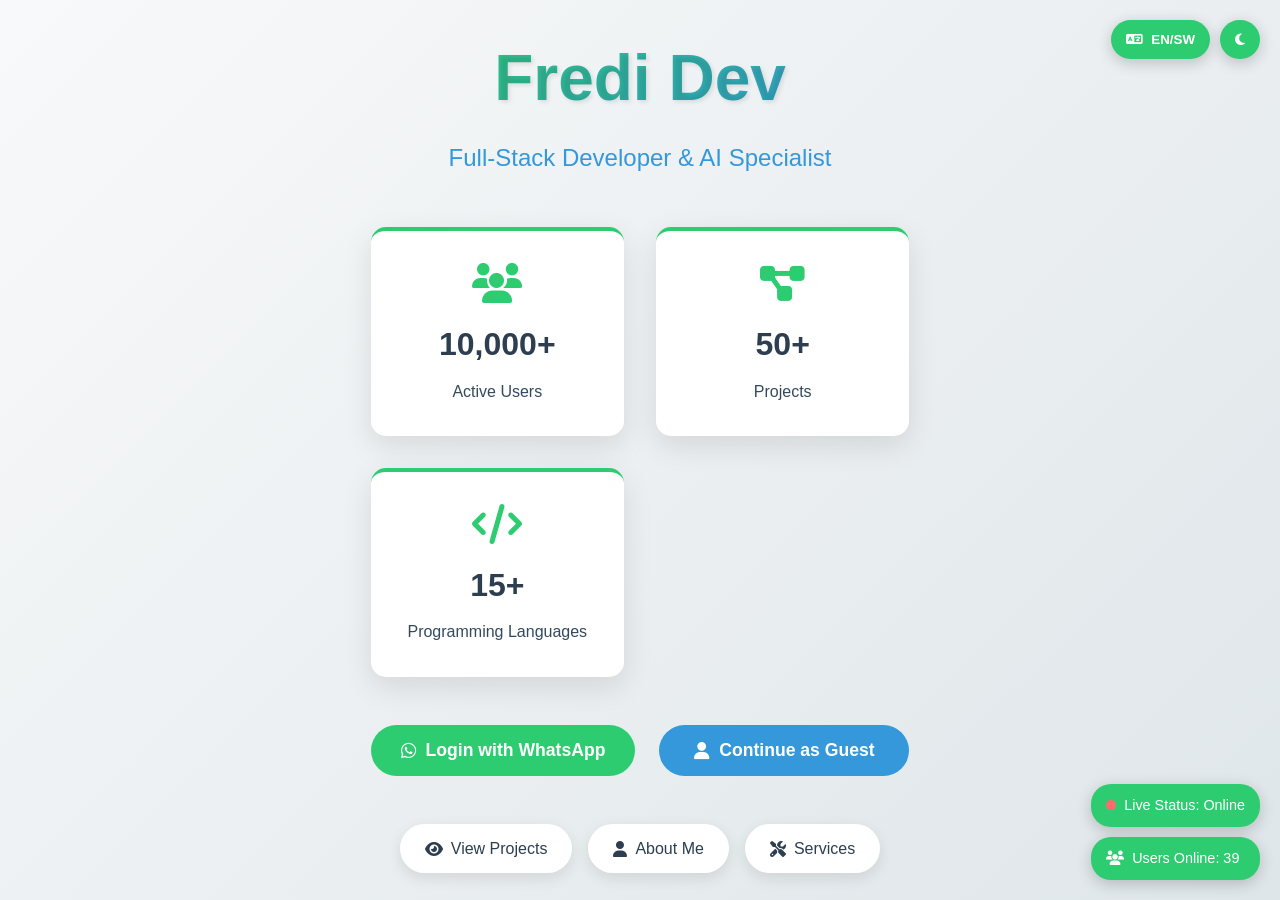
<file: index.html>
<!DOCTYPE html>
<html lang="en">
<head>
    <meta charset="UTF-8">
    <meta name="viewport" content="width=device-width, initial-scale=1.0">
    <title>Fredi Dev - Welcome</title>
    <link rel="stylesheet" href="styles/main.css">
    <link rel="stylesheet" href="styles/welcome.css">
    <link rel="stylesheet" href="https://cdnjs.cloudflare.com/ajax/libs/font-awesome/6.4.0/css/all.min.css">
</head>
<body>
    <!-- Loading Spinner -->
    <div class="loading-spinner" id="loadingSpinner">
        <div class="spinner"></div>
        <p id="loading-text">Loading Fredi Dev...</p>
    </div>

    <!-- Language & Theme Switch -->
    <div class="controls">
        <button class="control-btn lang-btn" onclick="toggleLanguage()">
            <i class="fas fa-language"></i> EN/SW
        </button>
        <button class="control-btn theme-btn" onclick="toggleTheme()">
            <i class="fas fa-moon"></i>
        </button>
    </div>

    <!-- Welcome Content -->
    <div class="welcome-container">
        <div class="hero-section">
            <div class="logo">
                <h1 id="welcome-title">Fredi Dev</h1>
                <div class="tagline" id="welcome-subtitle">Full-Stack Developer & AI Specialist</div>
            </div>

            <div class="stats-grid">
                <div class="stat-card">
                    <i class="fas fa-users"></i>
                    <h3 id="stat-users">10,000+</h3>
                    <p id="stat-users-text">Active Users</p>
                </div>
                <div class="stat-card">
                    <i class="fas fa-project-diagram"></i>
                    <h3>50+</h3>
                    <p id="stat-projects-text">Projects</p>
                </div>
                <div class="stat-card">
                    <i class="fas fa-code"></i>
                    <h3>15+</h3>
                    <p id="stat-languages-text">Programming Languages</p>
                </div>
            </div>

            <div class="auth-options">
                <button class="auth-btn primary" onclick="redirectToLogin()" id="login-btn">
                    <i class="fab fa-whatsapp"></i>
                    Login with WhatsApp
                </button>
                <button class="auth-btn secondary" onclick="redirectToDashboard()" id="guest-btn">
                    <i class="fas fa-user"></i>
                    Continue as Guest
                </button>
            </div>

            <div class="quick-links">
                <a href="projects.html" class="quick-link" id="view-projects">
                    <i class="fas fa-eye"></i>
                    View Projects
                </a>
                <a href="about.html" class="quick-link" id="about-me">
                    <i class="fas fa-user"></i>
                    About Me
                </a>
                <a href="services.html" class="quick-link" id="services-link">
                    <i class="fas fa-tools"></i>
                    Services
                </a>
            </div>
        </div>

        <!-- Live Indicators -->
        <div class="live-indicators">
            <div class="live-status">
                <span class="live-dot"></span>
                <span id="live-text">Live Status: Online</span>
            </div>
            <div class="user-counter">
                <i class="fas fa-users"></i>
                <span id="user-count">Users Online: 1</span>
            </div>
        </div>
    </div>

    <script src="js/main.js"></script>
    <script src="js/language.js"></script>
    <script>
        // Redirect functions
        function redirectToLogin() {
            showLoading();
            setTimeout(() => {
                window.location.href = 'login.html';
            }, 1000);
        }

        function redirectToDashboard() {
            showLoading();
            setTimeout(() => {
                window.location.href = 'dashboard.html';
            }, 1000);
        }

        // Initialize
        document.addEventListener('DOMContentLoaded', function() {
            hideLoading();
            updateUserCounter();
        });
    </script>
</body>
</html>
</file>
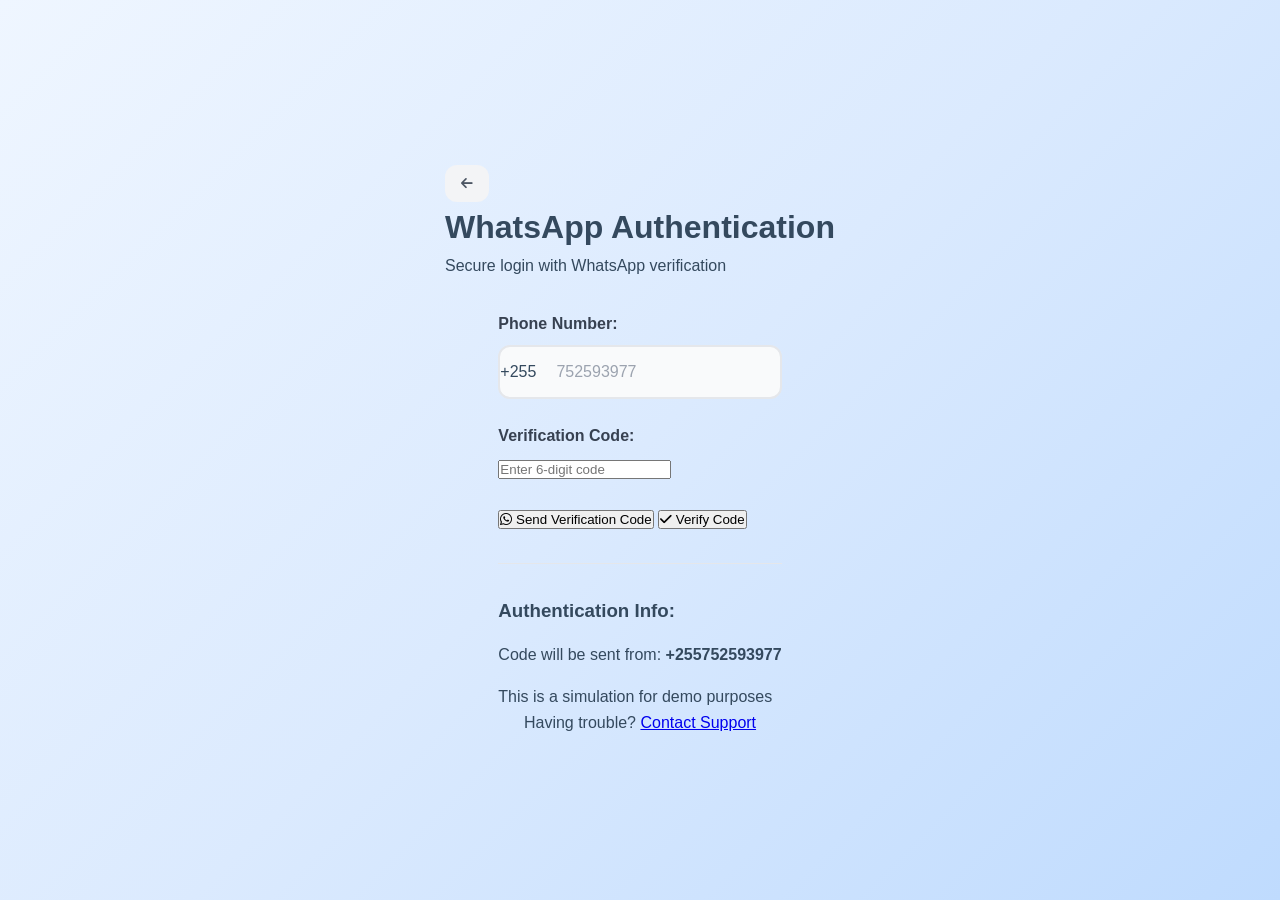
<file: ligin.html>
<!DOCTYPE html>
<html lang="en">
<head>
    <meta charset="UTF-8">
    <meta name="viewport" content="width=device-width, initial-scale=1.0">
    <title>Login - Fredi Dev</title>
    <link rel="stylesheet" href="styles/main.css">
    <link rel="stylesheet" href="styles/auth.css">
    <link rel="stylesheet" href="https://cdnjs.cloudflare.com/ajax/libs/font-awesome/6.4.0/css/all.min.css">
</head>
<body>
    <div class="auth-container">
        <div class="auth-header">
            <button class="back-btn" onclick="goBack()">
                <i class="fas fa-arrow-left"></i>
            </button>
            <h1 id="auth-title">WhatsApp Authentication</h1>
            <p id="auth-subtitle">Secure login with WhatsApp verification</p>
        </div>

        <div class="auth-form">
            <div class="form-group">
                <label for="phone" id="phone-label">Phone Number:</label>
                <div class="input-group">
                    <span class="prefix">+255</span>
                    <input type="tel" id="phone" placeholder="752593977" maxlength="9">
                </div>
            </div>

            <div class="form-group">
                <label for="code" id="code-label">Verification Code:</label>
                <input type="text" id="code" placeholder="Enter 6-digit code" maxlength="6">
            </div>

            <button class="verify-btn" onclick="sendVerification()" id="send-code-btn">
                <i class="fab fa-whatsapp"></i>
                Send Verification Code
            </button>

            <button class="verify-btn secondary" onclick="verifyCode()" id="verify-btn">
                <i class="fas fa-check"></i>
                Verify Code
            </button>

            <div class="auth-info">
                <h3 id="info-title">Authentication Info:</h3>
                <p id="info-text">Code will be sent from: <strong>+255752593977</strong></p>
                <p id="info-note">This is a simulation for demo purposes</p>
            </div>
        </div>

        <div class="auth-footer">
            <p id="footer-text">Having trouble? <a href="contact.html">Contact Support</a></p>
        </div>
    </div>

    <script src="js/main.js"></script>
    <script src="js/language.js"></script>
    <script src="js/auth.js"></script>
</body>
</html>
</file>
<file: styles/main.css>
:root {
    --primary-green: #2ecc71;
    --secondary-orange: #e67e22;
    --accent-blue: #3498db;
    --dark-blue: #2980b9;
    --dark-color: #2c3e50;
    --light-color: #ecf0f1;
    --text-dark: #34495e;
    --bg-light: #f8f9fa;
    --success: #27ae60;
    --warning: #f39c12;
    --danger: #e74c3c;
}

[data-theme="dark"] {
    --primary-green: #27ae60;
    --secondary-orange: #d35400;
    --accent-blue: #2980b9;
    --dark-blue: #1f618d;
    --dark-color: #34495e;
    --light-color: #2c3e50;
    --text-dark: #ecf0f1;
    --bg-light: #34495e;
}

* {
    margin: 0;
    padding: 0;
    box-sizing: border-box;
    transition: all 0.3s ease;
}

body {
    font-family: 'Segoe UI', Tahoma, Geneva, Verdana, sans-serif;
    background: linear-gradient(135deg, var(--bg-light) 0%, #dfe6e9 100%);
    color: var(--text-dark);
    line-height: 1.6;
    min-height: 100vh;
}

[data-theme="dark"] body {
    background: linear-gradient(135deg, var(--light-color) 0%, var(--dark-color) 100%);
}

/* Loading Spinner */
.loading-spinner {
    position: fixed;
    top: 0;
    left: 0;
    width: 100%;
    height: 100%;
    background: rgba(0, 0, 0, 0.8);
    display: flex;
    flex-direction: column;
    justify-content: center;
    align-items: center;
    z-index: 9999;
    color: white;
}

.spinner {
    width: 60px;
    height: 60px;
    border: 6px solid var(--light-color);
    border-top: 6px solid var(--primary-green);
    border-radius: 50%;
    animation: spin 1s linear infinite;
    margin-bottom: 20px;
}

@keyframes spin {
    0% { transform: rotate(0deg); }
    100% { transform: rotate(360deg); }
}

/* Common Controls */
.controls {
    position: fixed;
    top: 20px;
    right: 20px;
    z-index: 1000;
    display: flex;
    gap: 10px;
}

.control-btn {
    background: var(--primary-green);
    color: white;
    border: none;
    padding: 12px 15px;
    border-radius: 25px;
    cursor: pointer;
    font-weight: bold;
    box-shadow: 0 4px 15px rgba(0,0,0,0.2);
    display: flex;
    align-items: center;
    gap: 8px;
}

.control-btn:hover {
    background: var(--accent-blue);
    transform: translateY(-2px);
}

/* Live Indicators */
.live-indicators {
    position: fixed;
    bottom: 20px;
    right: 20px;
    display: flex;
    flex-direction: column;
    gap: 10px;
}

.live-status, .user-counter {
    background: var(--primary-green);
    color: white;
    padding: 10px 15px;
    border-radius: 20px;
    font-size: 0.9rem;
    box-shadow: 0 4px 15px rgba(0,0,0,0.2);
    display: flex;
    align-items: center;
    gap: 8px;
}

.live-dot {
    width: 10px;
    height: 10px;
    background: #ff6b6b;
    border-radius: 50%;
    animation: pulse 1.5s infinite;
}

@keyframes pulse {
    0% { opacity: 1; }
    50% { opacity: 0.5; }
    100% { opacity: 1; }
}

/* Buttons */
.btn {
    padding: 12px 30px;
    border: none;
    border-radius: 30px;
    font-size: 1.1rem;
    cursor: pointer;
    font-weight: bold;
    text-decoration: none;
    display: inline-flex;
    align-items: center;
    gap: 10px;
    transition: all 0.3s ease;
    justify-content: center;
}

.btn-primary {
    background: var(--primary-green);
    color: white;
}

.btn-secondary {
    background: var(--accent-blue);
    color: white;
}

.btn-warning {
    background: var(--secondary-orange);
    color: white;
}

.btn:hover {
    transform: translateY(-3px);
    box-shadow: 0 10px 25px rgba(0,0,0,0.2);
}

/* Responsive */
@media (max-width: 768px) {
    .controls {
        position: relative;
        top: auto;
        right: auto;
        justify-content: center;
        margin: 20px;
    }
    
    .live-indicators {
        position: relative;
        bottom: auto;
        right: auto;
        flex-direction: row;
        justify-content: center;
        margin: 20px;
    }
}
</file>
<file: styles/welcome.css>
.welcome-container {
    min-height: 100vh;
    display: flex;
    flex-direction: column;
    justify-content: center;
    align-items: center;
    padding: 20px;
    text-align: center;
}

.hero-section {
    max-width: 800px;
    margin: 0 auto;
}

.logo h1 {
    font-size: 4rem;
    background: linear-gradient(135deg, var(--primary-green), var(--accent-blue));
    -webkit-background-clip: text;
    -webkit-text-fill-color: transparent;
    background-clip: text;
    margin-bottom: 10px;
    text-shadow: 2px 2px 4px rgba(0,0,0,0.1);
}

.tagline {
    font-size: 1.5rem;
    color: var(--accent-blue);
    margin-bottom: 50px;
    font-weight: 300;
}

.stats-grid {
    display: grid;
    grid-template-columns: repeat(auto-fit, minmax(200px, 1fr));
    gap: 2rem;
    margin: 3rem 0;
}

.stat-card {
    background: white;
    padding: 2rem;
    border-radius: 15px;
    box-shadow: 0 10px 30px rgba(0,0,0,0.1);
    text-align: center;
    transition: all 0.3s ease;
    border-top: 4px solid var(--primary-green);
}

[data-theme="dark"] .stat-card {
    background: var(--dark-color);
}

.stat-card:hover {
    transform: translateY(-10px);
    box-shadow: 0 20px 40px rgba(0,0,0,0.2);
}

.stat-card i {
    font-size: 2.5rem;
    color: var(--primary-green);
    margin-bottom: 1rem;
}

.stat-card h3 {
    font-size: 2rem;
    color: var(--dark-color);
    margin-bottom: 0.5rem;
}

[data-theme="dark"] .stat-card h3 {
    color: var(--light-color);
}

.auth-options {
    display: flex;
    gap: 1.5rem;
    justify-content: center;
    margin: 3rem 0;
    flex-wrap: wrap;
}

.auth-btn {
    padding: 15px 30px;
    border: none;
    border-radius: 30px;
    font-size: 1.1rem;
    cursor: pointer;
    font-weight: bold;
    text-decoration: none;
    display: inline-flex;
    align-items: center;
    gap: 10px;
    transition: all 0.3s ease;
    min-width: 250px;
    justify-content: center;
}

.auth-btn.primary {
    background: var(--primary-green);
    color: white;
}

.auth-btn.secondary {
    background: var(--accent-blue);
    color: white;
}

.auth-btn:hover {
    transform: translateY(-5px);
    box-shadow: 0 15px 30px rgba(0,0,0,0.2);
}

.quick-links {
    display: flex;
    gap: 1rem;
    justify-content: center;
    margin-top: 2rem;
    flex-wrap: wrap;
}

.quick-link {
    padding: 12px 25px;
    background: white;
    color: var(--dark-color);
    text-decoration: none;
    border-radius: 25px;
    display: flex;
    align-items: center;
    gap: 8px;
    transition: all 0.3s ease;
    box-shadow: 0 5px 15px rgba(0,0,0,0.1);
}

[data-theme="dark"] .quick-link {
    background: var(--dark-color);
    color: var(--light-color);
}

.quick-link:hover {
    background: var(--primary-green);
    color: white;
    transform: translateY(-3px);
}

@media (max-width: 768px) {
    .logo h1 {
        font-size: 2.5rem;
    }
    
    .tagline {
        font-size: 1.2rem;
    }
    
    .auth-options {
        flex-direction: column;
        align-items: center;
    }
    
    .auth-btn {
        min-width: 200px;
    }
    
    .stats-grid {
        grid-template-columns: 1fr;
    }
}
</file>
<file: styles/auth.css>
:root {
    --primary-blue: #2563eb;
    --blue-600: #2563eb;
    --blue-500: #3b82f6;
    --blue-400: #60a5fa;
    --blue-300: #93c5fd;
    --blue-200: #bfdbfe;
    --blue-100: #dbeafe;
    --blue-50: #eff6ff;
    
    --gray-900: #111827;
    --gray-800: #1f2937;
    --gray-700: #374151;
    --gray-600: #4b5563;
    --gray-500: #6b7280;
    --gray-400: #9ca3af;
    --gray-300: #d1d5db;
    --gray-200: #e5e7eb;
    --gray-100: #f3f4f6;
    --gray-50: #f9fafb;
    
    --success: #10b981;
    --warning: #f59e0b;
    --error: #ef4444;
    
    --whatsapp: #25d366;
    --google: #4285f4;
}

[data-theme="dark"] {
    --primary-blue: #3b82f6;
    --blue-600: #60a5fa;
    --blue-500: #3b82f6;
    --blue-400: #2563eb;
    --blue-300: #1d4ed8;
    --blue-200: #1e40af;
    --blue-100: #1e3a8a;
    --blue-50: #1e3a8a;
    
    --gray-900: #f9fafb;
    --gray-800: #f3f4f6;
    --gray-700: #e5e7eb;
    --gray-600: #d1d5db;
    --gray-500: #9ca3af;
    --gray-400: #6b7280;
    --gray-300: #4b5563;
    --gray-200: #374151;
    --gray-100: #1f2937;
    --gray-50: #111827;
}

/* Auth Container */
.auth-container {
    min-height: 100vh;
    display: flex;
    flex-direction: column;
    justify-content: center;
    align-items: center;
    padding: 2rem;
    background: linear-gradient(135deg, var(--blue-50) 0%, var(--blue-100) 50%, var(--blue-200) 100%);
    position: relative;
}

[data-theme="dark"] .auth-container {
    background: linear-gradient(135deg, var(--gray-900) 0%, var(--gray-800) 50%, var(--blue-100) 100%);
}

.auth-controls {
    position: absolute;
    top: 2rem;
    right: 2rem;
    display: flex;
    gap: 1rem;
    z-index: 100;
}

.control-btn {
    background: rgba(255, 255, 255, 0.9);
    border: none;
    padding: 0.75rem 1rem;
    border-radius: 12px;
    cursor: pointer;
    font-weight: 600;
    color: var(--gray-700);
    box-shadow: 0 4px 15px rgba(0, 0, 0, 0.1);
    backdrop-filter: blur(10px);
    display: flex;
    align-items: center;
    gap: 0.5rem;
    transition: all 0.3s ease;
}

[data-theme="dark"] .control-btn {
    background: rgba(255, 255, 255, 0.1);
    color: var(--gray-300);
}

.control-btn:hover {
    transform: translateY(-2px);
    box-shadow: 0 8px 25px rgba(0, 0, 0, 0.15);
}

/* Auth Card */
.auth-card {
    background: rgba(255, 255, 255, 0.95);
    backdrop-filter: blur(20px);
    border-radius: 24px;
    padding: 3rem;
    box-shadow: 0 25px 50px rgba(0, 0, 0, 0.15);
    border: 1px solid rgba(255, 255, 255, 0.2);
    width: 100%;
    max-width: 480px;
    position: relative;
    overflow: hidden;
}

[data-theme="dark"] .auth-card {
    background: rgba(30, 41, 59, 0.95);
    border: 1px solid rgba(255, 255, 255, 0.1);
}

.auth-card::before {
    content: '';
    position: absolute;
    top: 0;
    left: 0;
    right: 0;
    height: 4px;
    background: linear-gradient(90deg, var(--primary-blue), var(--blue-400));
}

/* Auth Header */
.auth-header {
    margin-bottom: 2rem;
}

.back-btn {
    background: var(--gray-100);
    border: none;
    padding: 0.75rem 1rem;
    border-radius: 12px;
    cursor: pointer;
    color: var(--gray-600);
    font-weight: 600;
    display: flex;
    align-items: center;
    gap: 0.5rem;
    transition: all 0.3s ease;
}

[data-theme="dark"] .back-btn {
    background: var(--gray-800);
    color: var(--gray-300);
}

.back-btn:hover {
    background: var(--gray-200);
    transform: translateX(-2px);
}

[data-theme="dark"] .back-btn:hover {
    background: var(--gray-700);
}

/* Auth Logo */
.auth-logo {
    text-align: center;
    margin-bottom: 3rem;
}

.logo-icon {
    width: 80px;
    height: 80px;
    background: linear-gradient(135deg, var(--primary-blue), var(--blue-400));
    border-radius: 20px;
    display: flex;
    align-items: center;
    justify-content: center;
    margin: 0 auto 1.5rem;
    color: white;
    font-size: 2rem;
    box-shadow: 0 10px 25px rgba(37, 99, 235, 0.3);
}

.auth-logo h1 {
    font-size: 2rem;
    font-weight: 700;
    color: var(--gray-900);
    margin-bottom: 0.5rem;
}

[data-theme="dark"] .auth-logo h1 {
    color: var(--gray-100);
}

.auth-logo p {
    color: var(--gray-600);
    font-size: 1.1rem;
}

[data-theme="dark"] .auth-logo p {
    color: var(--gray-400);
}

/* Login Methods */
.login-methods {
    display: flex;
    flex-direction: column;
    gap: 1rem;
    margin-bottom: 2rem;
}

.method-card {
    display: flex;
    align-items: center;
    gap: 1rem;
    padding: 1.5rem;
    background: var(--gray-50);
    border: 2px solid transparent;
    border-radius: 16px;
    cursor: pointer;
    transition: all 0.3s ease;
    position: relative;
}

[data-theme="dark"] .method-card {
    background: var(--gray-800);
}

.method-card:hover {
    transform: translateY(-2px);
    box-shadow: 0 10px 25px rgba(0, 0, 0, 0.1);
    border-color: var(--blue-200);
}

.method-icon {
    width: 50px;
    height: 50px;
    border-radius: 12px;
    display: flex;
    align-items: center;
    justify-content: center;
    font-size: 1.25rem;
    color: white;
    flex-shrink: 0;
}

.phone-method .method-icon {
    background: var(--whatsapp);
}

.google-method .method-icon {
    background: var(--google);
}

.guest-method .method-icon {
    background: var(--gray-600);
}

.method-content {
    flex: 1;
}

.method-content h3 {
    font-size: 1.1rem;
    font-weight: 600;
    color: var(--gray-900);
    margin-bottom: 0.25rem;
}

[data-theme="dark"] .method-content h3 {
    color: var(--gray-100);
}

.method-content p {
    font-size: 0.9rem;
    color: var(--gray-600);
}

[data-theme="dark"] .method-content p {
    color: var(--gray-400);
}

.method-select-btn {
    background: transparent;
    border: none;
    width: 40px;
    height: 40px;
    border-radius: 10px;
    display: flex;
    align-items: center;
    justify-content: center;
    color: var(--gray-400);
    cursor: pointer;
    transition: all 0.3s ease;
}

.method-select-btn:hover {
    background: var(--blue-50);
    color: var(--primary-blue);
}

[data-theme="dark"] .method-select-btn:hover {
    background: var(--gray-700);
}

/* Forms */
.phone-form,
.google-form {
    animation: slideIn 0.3s ease;
}

@keyframes slideIn {
    from {
        opacity: 0;
        transform: translateY(20px);
    }
    to {
        opacity: 1;
        transform: translateY(0);
    }
}

.form-header {
    text-align: center;
    margin-bottom: 2rem;
}

.form-header h3 {
    font-size: 1.5rem;
    font-weight: 600;
    color: var(--gray-900);
    margin-bottom: 0.5rem;
}

[data-theme="dark"] .form-header h3 {
    color: var(--gray-100);
}

.form-header p {
    color: var(--gray-600);
}

[data-theme="dark"] .form-header p {
    color: var(--gray-400);
}

/* Form Groups */
.form-group {
    margin-bottom: 1.5rem;
}

.form-group label {
    display: block;
    margin-bottom: 0.5rem;
    font-weight: 600;
    color: var(--gray-700);
}

[data-theme="dark"] .form-group label {
    color: var(--gray-300);
}

.input-group {
    display: flex;
    align-items: center;
    background: var(--gray-50);
    border: 2px solid var(--gray-200);
    border-radius: 12px;
    overflow: hidden;
    transition: all 0.3s ease;
}

[data-theme="dark"] .input-group {
    background: var(--gray-800);
    border-color: var(--gray-700);
}

.input-group:focus-within {
    border-color: var(--primary-blue);
    box-shadow: 0 0 0 3px rgba(37, 99, 235, 0.1);
}

.country-code {
    display: flex;
    align-items: center;
    gap: 0.5rem;
    padding: 1rem 1.25rem;
    background: var(--gray-100);
    color: var(--gray-700);
    font-weight: 600;
    border-right: 2px solid var(--gray-200);
}

[data-theme="dark"] .country-code {
    background: var(--gray-700);
    border-color: var(--gray-600);
    color: var(--gray-300);
}

.flag {
    width: 20px;
    height: 15px;
    border-radius: 2px;
}

.input-group input {
    flex: 1;
    border: none;
    padding: 1rem 1.25rem;
    background: transparent;
    font-size: 1rem;
    color: var(--gray-900);
    outline: none;
}

[data-theme="dark"] .input-group input {
    color: var(--gray-100);
}

.input-group input::placeholder {
    color: var(--gray-400);
}

[data-theme="dark"] .input-group input::placeholder {
    color: var(--gray-500);
}

/* Code Actions */
.code-actions {
    display: flex;
    justify-content: space-between;
    align-items: center;
    margin-top: 0.5rem;
}

.resend-btn {
    background: transparent;
    border: none;
    color: var(--primary-blue);
    font-size: 0.9rem;
    cursor: pointer;
    display: flex;
    align-items: center;
    gap: 0.25rem;
    transition: all 0.3s ease;
}

.resend-btn:hover:not(:disabled) {
    color: var(--blue-600);
}

.resend-btn:disabled {
    color: var(--gray-400);
    cursor: not-allowed;
}

.timer {
    font-size: 0.9rem;
    color: var(--gray-500);
    font-weight: 600;
}

/* Google Accounts */
.google-accounts {
    display: flex;
    flex-direction: column;
    gap: 1rem;
    margin-bottom: 2rem;
}

.google-account {
    display: flex;
    align-items: center;
    gap: 1rem;
    padding: 1rem 1.25rem;
    background: var(--gray-50);
    border: 2px solid transparent;
    border-radius: 12px;
    cursor: pointer;
    transition: all 0.3s ease;
}

[data-theme="dark"] .google-account {
    background: var(--gray-800);
}

.google-account:hover {
    border-color: var(--blue-200);
    transform: translateY(-1px);
}

.google-account.selected {
    border-color: var(--primary-blue);
    background: var(--blue-50);
}

[data-theme="dark"] .google-account.selected {
    background: var(--blue-100);
}

.account-avatar {
    width: 40px;
    height: 40px;
    background: var(--gray-300);
    border-radius: 50%;
    display: flex;
    align-items: center;
    justify-content: center;
    color: var(--gray-600);
    flex-shrink: 0;
}

.account-info {
    flex: 1;
}

.account-info h4 {
    font-size: 1rem;
    font-weight: 600;
    color: var(--gray-900);
    margin-bottom: 0.25rem;
}

[data-theme="dark"] .account-info h4 {
    color: var(--gray-100);
}

.account-info p {
    font-size: 0.9rem;
    color: var(--gray-600);
}

[data-theme="dark"] .account-info p {
    color: var(--gray-400);
}

.account-check {
    color: var(--success);
    opacity: 0;
    transition: opacity 0.3s ease;
}

.google-account.selected .account-check {
    opacity: 1;
}

/* Auth Buttons */
.form-actions {
    display: flex;
    flex-direction: column;
    gap: 1rem;
}

.auth-btn {
    padding: 1rem 1.5rem;
    border: none;
    border-radius: 12px;
    font-size: 1rem;
    font-weight: 600;
    cursor: pointer;
    display: flex;
    align-items: center;
    justify-content: center;
    gap: 0.75rem;
    transition: all 0.3s ease;
    text-decoration: none;
}

.auth-btn.primary {
    background: var(--primary-blue);
    color: white;
}

.auth-btn.primary:hover {
    background: var(--blue-600);
    transform: translateY(-2px);
    box-shadow: 0 8px 25px rgba(37, 99, 235, 0.3);
}

.auth-btn.secondary {
    background: var(--success);
    color: white;
}

.auth-btn.secondary:hover {
    background: #0da271;
    transform: translateY(-2px);
    box-shadow: 0 8px 25px rgba(16, 185, 129, 0.3);
}

.auth-btn.google-btn {
    background: var(--google);
    color: white;
}

.auth-btn.google-btn:hover {
    background: #3367d6;
    transform: translateY(-2px);
    box-shadow: 0 8px 25px rgba(66, 133, 244, 0.3);
}

.auth-btn.text-btn {
    background: transparent;
    color: var(--gray-600);
    border: 2px solid var(--gray-200);
}

[data-theme="dark"] .auth-btn.text-btn {
    color: var(--gray-400);
    border-color: var(--gray-700);
}

.auth-btn.text-btn:hover {
    background: var(--gray-50);
    transform: translateY(-2px);
}

[data-theme="dark"] .auth-btn.text-btn:hover {
    background: var(--gray-800);
}

/* Auth Info */
.auth-info {
    display: flex;
    flex-direction: column;
    gap: 1rem;
    margin-top: 2rem;
    padding-top: 2rem;
    border-top: 1px solid var(--gray-200);
}

[data-theme="dark"] .auth-info {
    border-top-color: var(--gray-700);
}

.info-item {
    display: flex;
    align-items: center;
    gap: 0.75rem;
    color: var(--gray-600);
    font-size: 0.9rem;
}

[data-theme="dark"] .info-item {
    color: var(--gray-400);
}

.info-item i {
    color: var(--success);
}

/* Live Status */
.auth-live-status {
    position: absolute;
    bottom: 2rem;
    left: 50%;
    transform: translateX(-50%);
}

.live-indicator {
    display: flex;
    align-items: center;
    gap: 0.5rem;
    padding: 0.75rem 1.25rem;
    background: rgba(255, 255, 255, 0.9);
    backdrop-filter: blur(10px);
    border-radius: 20px;
    color: var(--gray-600);
    font-size: 0.9rem;
    font-weight: 600;
    box-shadow: 0 4px 15px rgba(0, 0, 0, 0.1);
}

[data-theme="dark"] .live-indicator {
    background: rgba(30, 41, 59, 0.9);
    color: var(--gray-300);
}

.live-dot {
    width: 8px;
    height: 8px;
    background: var(--success);
    border-radius: 50%;
    animation: pulse 2s infinite;
}

@keyframes pulse {
    0%, 100% { opacity: 1; }
    50% { opacity: 0.5; }
}

/* Responsive */
@media (max-width: 768px) {
    .auth-container {
        padding: 1rem;
    }
    
    .auth-card {
        padding: 2rem;
    }
    
    .auth-controls {
        top: 1rem;
        right: 1rem;
    }
    
    .auth-logo h1 {
        font-size: 1.75rem;
    }
}
</file>
